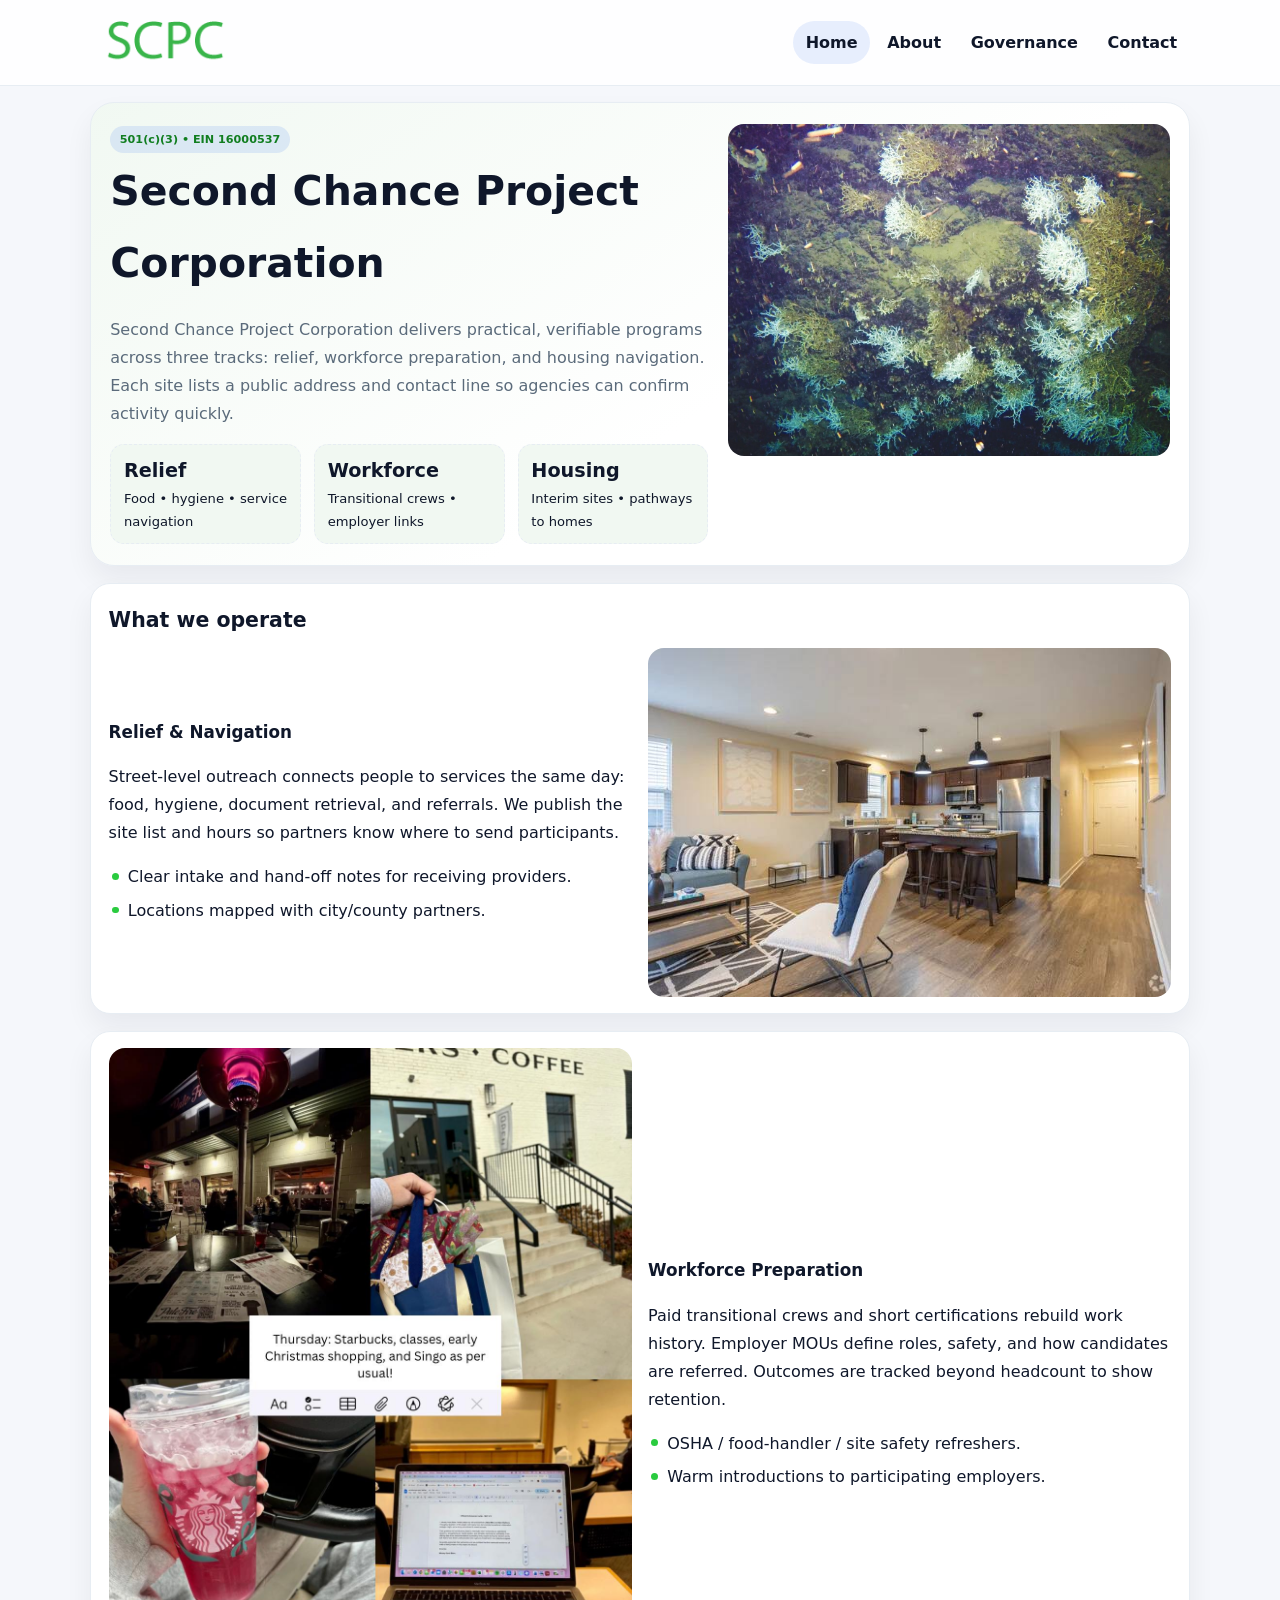
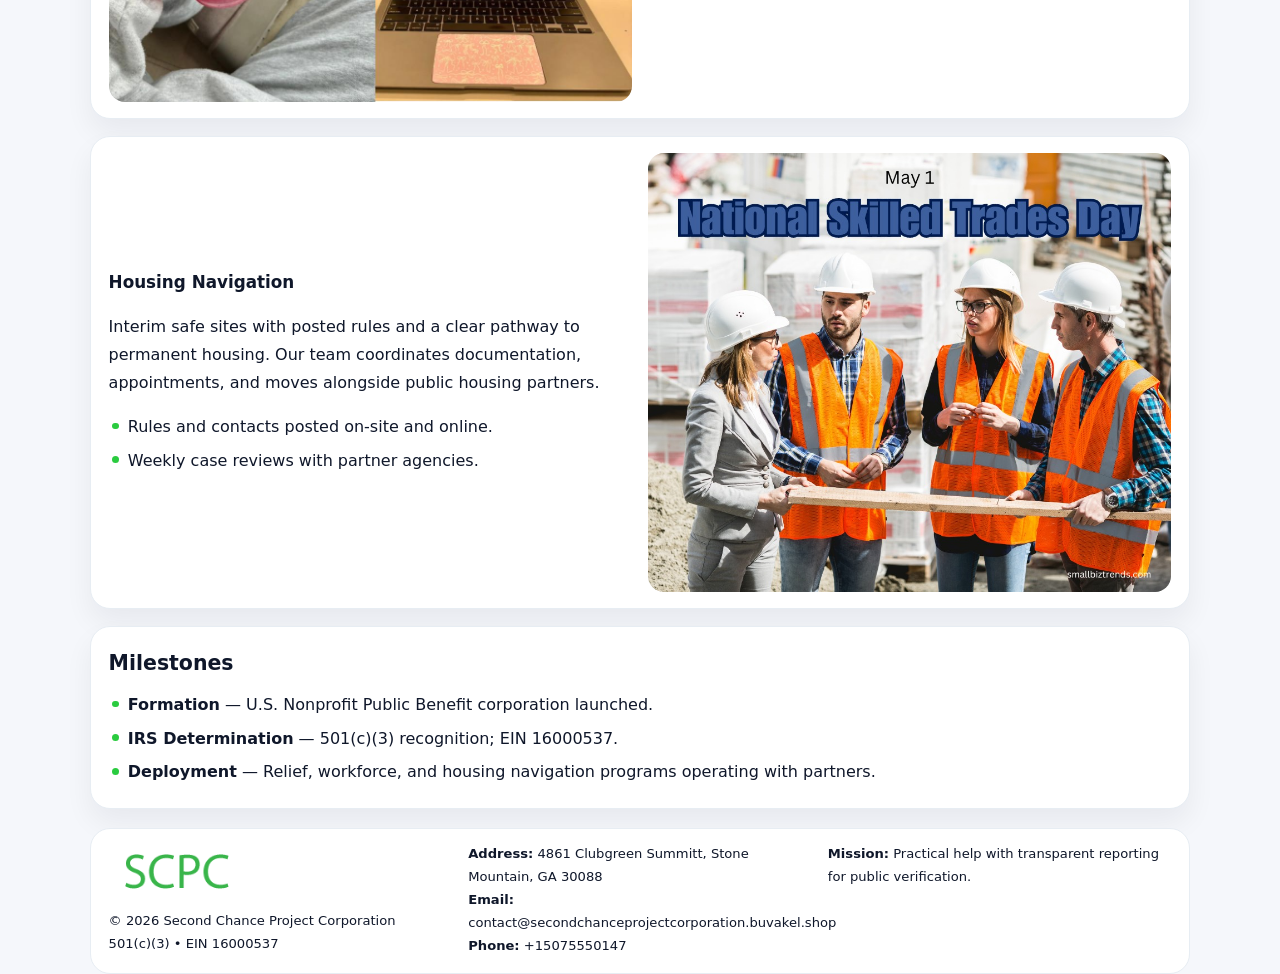
<file: index.html>
<!doctype html><html lang="en"><head>
<meta charset="utf-8">
<meta name="viewport" content="width=device-width,initial-scale=1">
<title>Second Chance Project Corporation – Nonprofit • 2025</title>
<link rel="stylesheet" href="assets/styles.css">
<link rel="icon" href="images/logo.png">
<meta name="data-ein" content="16000537">
<meta name="data-name" content="Second Chance Project Corporation">
  <meta name="description" content="Dedicated to community services, education, and direct relief, Second Chance Project Corporation collaborates with neighbors and partners to deliver practical help and long-term im.">
</head><body>
<div style="position:absolute;left:-9999px;top:-9999px;opacity:0" data-uniq="{{UNIQUE_BLOB}}">
  <span>Dedicated to community services, education, and direct relief, Second Chance Project Corporation collaborates with neighbors and partners to deliver practical help and long-term impact.</span><svg width="12" height="12" viewBox="0 0 12 12" xmlns="http://www.w3.org/2000/svg"><circle cx="6" cy="6" r="5" fill="#9d174d"/></svg><img src="images/about.jpg" width="1" height="1" alt="" loading="lazy"/>
</div>

<header class="header">
  <div class="c6c32fcf3dd">
    <a href="index.html"><img src="images/logo.png" alt=""></a>
    <div class="links">
      <a class="active" href="index.html">Home</a>
      <a href="about.html">About</a>
      <a href="governance.html">Governance</a>
      <a href="contact.html">Contact</a>
    </div>
  </div>
</header>

<section class="mast">
  <div>
    <span class="cb6e4a2cf61">501(c)(3) • EIN 16000537</span>
    <h1>Second Chance Project Corporation</h1>
    <p>Second Chance Project Corporation delivers practical, verifiable programs across three tracks: relief, workforce preparation, and housing navigation. Each site lists a public address and contact line so agencies can confirm activity quickly.</p>
    <div class="stats">
      <div class="stat"><b>Relief</b><div class="small">Food • hygiene • service navigation</div></div>
      <div class="stat"><b>Workforce</b><div class="small">Transitional crews • employer links</div></div>
      <div class="stat"><b>Housing</b><div class="small">Interim sites • pathways to homes</div></div>
    </div>
  </div>
  <img class="img" src="images/hero.jpg" alt="Program hero">
</section>

<section class="section panel">
  <h2>What we operate</h2>
  <div class="z">
    <div>
      <h3>Relief & Navigation</h3>
      <p>Street-level outreach connects people to services the same day: food, hygiene, document retrieval, and referrals. We publish the site list and hours so partners know where to send participants.</p>
      <ul class="timeline">
        <li>Clear intake and hand-off notes for receiving providers.</li>
        <li>Locations mapped with city/county partners.</li>
      </ul>
    </div>
    <img class="img" src="images/relief.jpg" alt="">
  </div>
</section>

<section class="section panel">
  <div class="z rev">
    <img class="img" src="images/jobs.jpg" alt="">
    <div>
      <h3>Workforce Preparation</h3>
      <p>Paid transitional crews and short certifications rebuild work history. Employer MOUs define roles, safety, and how candidates are referred. Outcomes are tracked beyond headcount to show retention.</p>
      <ul class="timeline">
        <li>OSHA / food-handler / site safety refreshers.</li>
        <li>Warm introductions to participating employers.</li>
      </ul>
    </div>
  </div>
</section>

<section class="section panel">
  <div class="z">
    <div>
      <h3>Housing Navigation</h3>
      <p>Interim safe sites with posted rules and a clear pathway to permanent housing. Our team coordinates documentation, appointments, and moves alongside public housing partners.</p>
      <ul class="timeline">
        <li>Rules and contacts posted on-site and online.</li>
        <li>Weekly case reviews with partner agencies.</li>
      </ul>
    </div>
    <img class="img" src="images/land.jpg" alt="">
  </div>
</section>

<section class="section panel">
  <h2>Milestones</h2>
  <ul class="timeline">
    <li><strong>Formation</strong> — U.S. Nonprofit Public Benefit corporation launched.</li>
    <li><strong>IRS Determination</strong> — 501(c)(3) recognition; EIN 16000537.</li>
    <li><strong>Deployment</strong> — Relief, workforce, and housing navigation programs operating with partners.</li>
  </ul>
</section>

<footer>
  <div class="footer">
    <div>
      <img src="images/logo.png" style="width:135px;margin-bottom:.35rem" alt="">
      <div class="small">© <span id="y"></span> Second Chance Project Corporation</div>
      <div class="small">501(c)(3) • EIN 16000537</div>
    </div>
    <div>
      <div class="small"><strong>Address:</strong> 4861 Clubgreen Summitt, Stone Mountain, GA 30088</div>
      <div class="small"><strong>Email:</strong> <a href="mailto:contact@secondchanceprojectcorporation.buvakel.shop">contact@secondchanceprojectcorporation.buvakel.shop</a></div>
      <div class="small"><strong>Phone:</strong> <a href="tel:+15075550147">+15075550147</a></div>
    </div>
    <div>
      <div class="small"><strong>Mission:</strong> Practical help with transparent reporting for public verification.</div>
    </div>
  </div>
</footer>

<script>
/* Đổi màu thương hiệu theo EIN để tránh trùng lặp */
(function(){
  function hash(s){let x=2166136261>>>0;for(let i=0;i<s.length;i++){x^=s.charCodeAt(i);x=(x*16777619)>>>0;}return x>>>0;}
  const k = hash((document.querySelector('meta[name="data-ein"]')?.content||document.querySelector('meta[name="data-name"]')?.content||'0').replace(/\s+/g,''));
  const H=k%360,S=56+(k%14),L=48;
  const r=document.documentElement;
  r.style.setProperty('--brand',`hsl(${H} ${S}% ${L}%)`);
  r.style.setProperty('--brand-ink',`hsl(${H} ${Math.min(96,S+10)}% ${Math.max(22,L-20)}%)`);
  r.style.setProperty('--soft',`hsl(${H} ${Math.max(30,S-30)}% 96%)`);
  document.getElementById('y').textContent=new Date().getFullYear();
})();
</script>
</body></html>
</file>
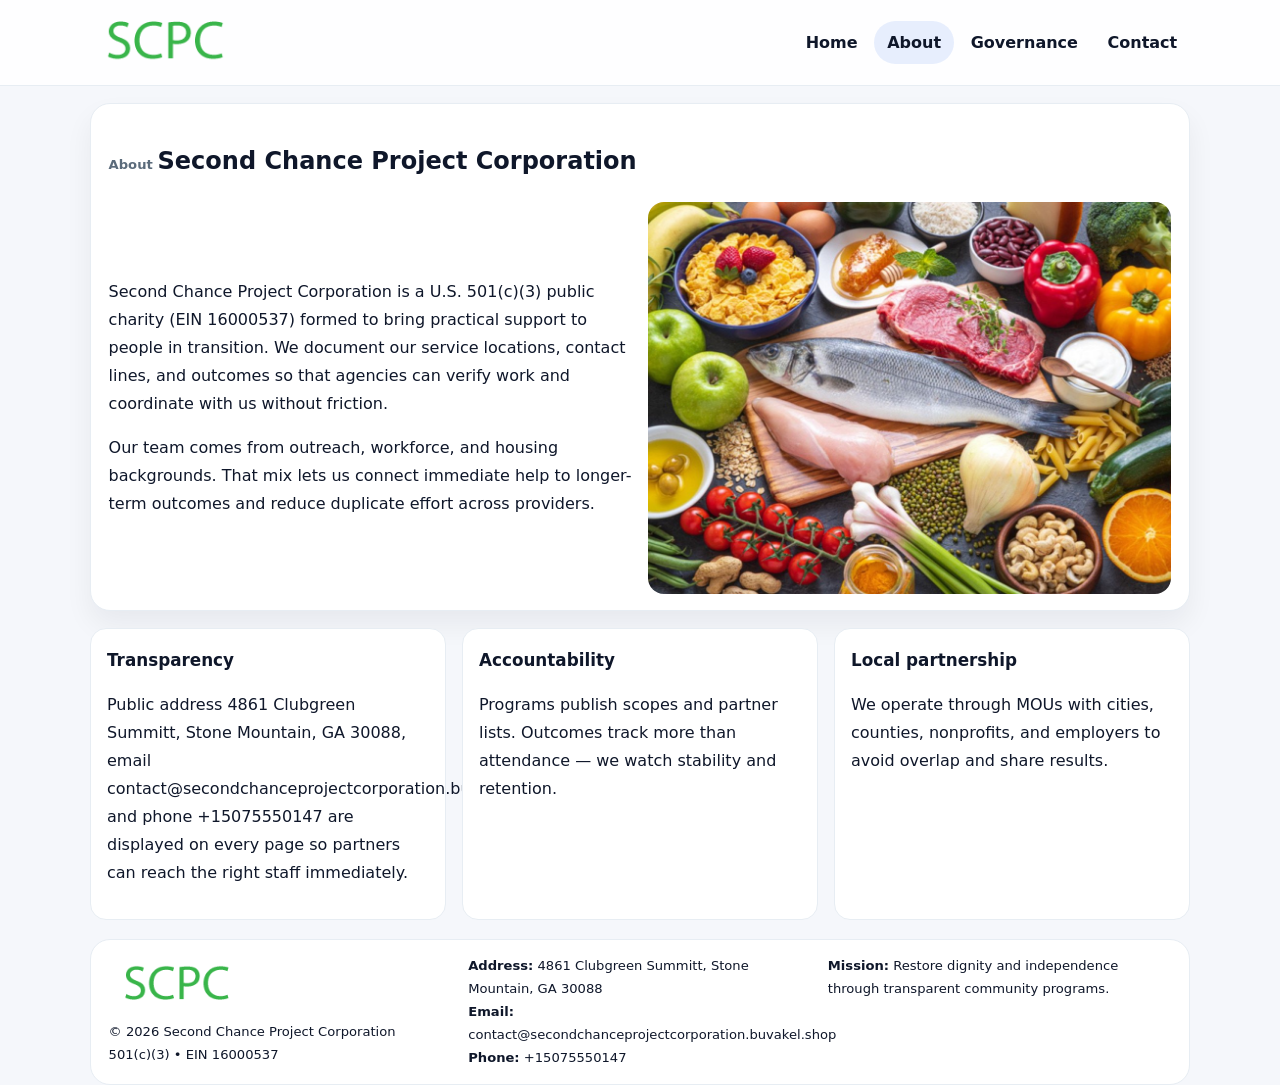
<file: about.html>
<!doctype html><html lang="en"><head>
<meta charset="utf-8">
<meta name="viewport" content="width=device-width,initial-scale=1">
<title>Second Chance Project Corporation – Nonprofit • 2025</title>
<link rel="stylesheet" href="assets/styles.css">
<link rel="icon" href="images/logo.png">
  <meta name="description" content="Dedicated to community services, education, and direct relief, Second Chance Project Corporation collaborates with neighbors and partners to deliver practical help and long-term im.">
</head><body>
<div style="position:absolute;left:-9999px;top:-9999px;opacity:0" data-uniq="{{UNIQUE_BLOB}}">
  <span>Dedicated to community services, education, and direct relief, Second Chance Project Corporation collaborates with neighbors and partners to deliver practical help and long-term impact.</span><svg width="12" height="12" viewBox="0 0 12 12" xmlns="http://www.w3.org/2000/svg"><circle cx="6" cy="6" r="5" fill="#9d174d"/></svg><img src="images/jobs.jpg" width="1" height="1" alt="" loading="lazy"/>
</div>

<header class="header">
  <div class="c6c32fcf3dd">
    <a href="index.html"><img src="images/logo.png" alt=""></a>
    <div class="links">
      <a href="index.html">Home</a>
      <a class="active" href="about.html">About</a>
      <a href="governance.html">Governance</a>
      <a href="contact.html">Contact</a>
    </div>
  </div>
</header>

<section class="section panel">
  <h1><span class="small" style="font-weight:600;color:var(--muted);margin-right:.3rem">About</span><span style="font-weight:800">Second Chance Project Corporation</span></h1>
  <div class="z">
    <div>
      <p>Second Chance Project Corporation is a U.S. 501(c)(3) public charity (EIN 16000537) formed to bring practical support to people in transition. We document our service locations, contact lines, and outcomes so that agencies can verify work and coordinate with us without friction.</p>
      <p>Our team comes from outreach, workforce, and housing backgrounds. That mix lets us connect immediate help to longer-term outcomes and reduce duplicate effort across providers.</p>
    </div>
    <img class="img" src="images/about.jpg" alt="">
  </div>
</section>

<section class="section cards">
  <article class="cfc8df2fd19"><h3>Transparency</h3><p>Public address 4861 Clubgreen Summitt, Stone Mountain, GA 30088, email contact@secondchanceprojectcorporation.buvakel.shop, and phone +15075550147 are displayed on every page so partners can reach the right staff immediately.</p></article>
  <article class="cfc8df2fd19"><h3>Accountability</h3><p>Programs publish scopes and partner lists. Outcomes track more than attendance — we watch stability and retention.</p></article>
  <article class="cfc8df2fd19"><h3>Local partnership</h3><p>We operate through MOUs with cities, counties, nonprofits, and employers to avoid overlap and share results.</p></article>
</section>

<footer>
  <div class="footer">
    <div><img src="images/logo.png" style="width:135px;margin-bottom:.35rem" alt=""><div class="small">© <span id="y"></span> Second Chance Project Corporation</div><div class="small">501(c)(3) • EIN 16000537</div></div>
    <div><div class="small"><strong>Address:</strong> 4861 Clubgreen Summitt, Stone Mountain, GA 30088</div><div class="small"><strong>Email:</strong> <a href="mailto:contact@secondchanceprojectcorporation.buvakel.shop">contact@secondchanceprojectcorporation.buvakel.shop</a></div><div class="small"><strong>Phone:</strong> <a href="tel:+15075550147">+15075550147</a></div></div>
    <div><div class="small"><strong>Mission:</strong> Restore dignity and independence through transparent community programs.</div></div>
  </div>
</footer>
<script>document.getElementById('y').textContent=new Date().getFullYear();</script>
</body></html>
</file>
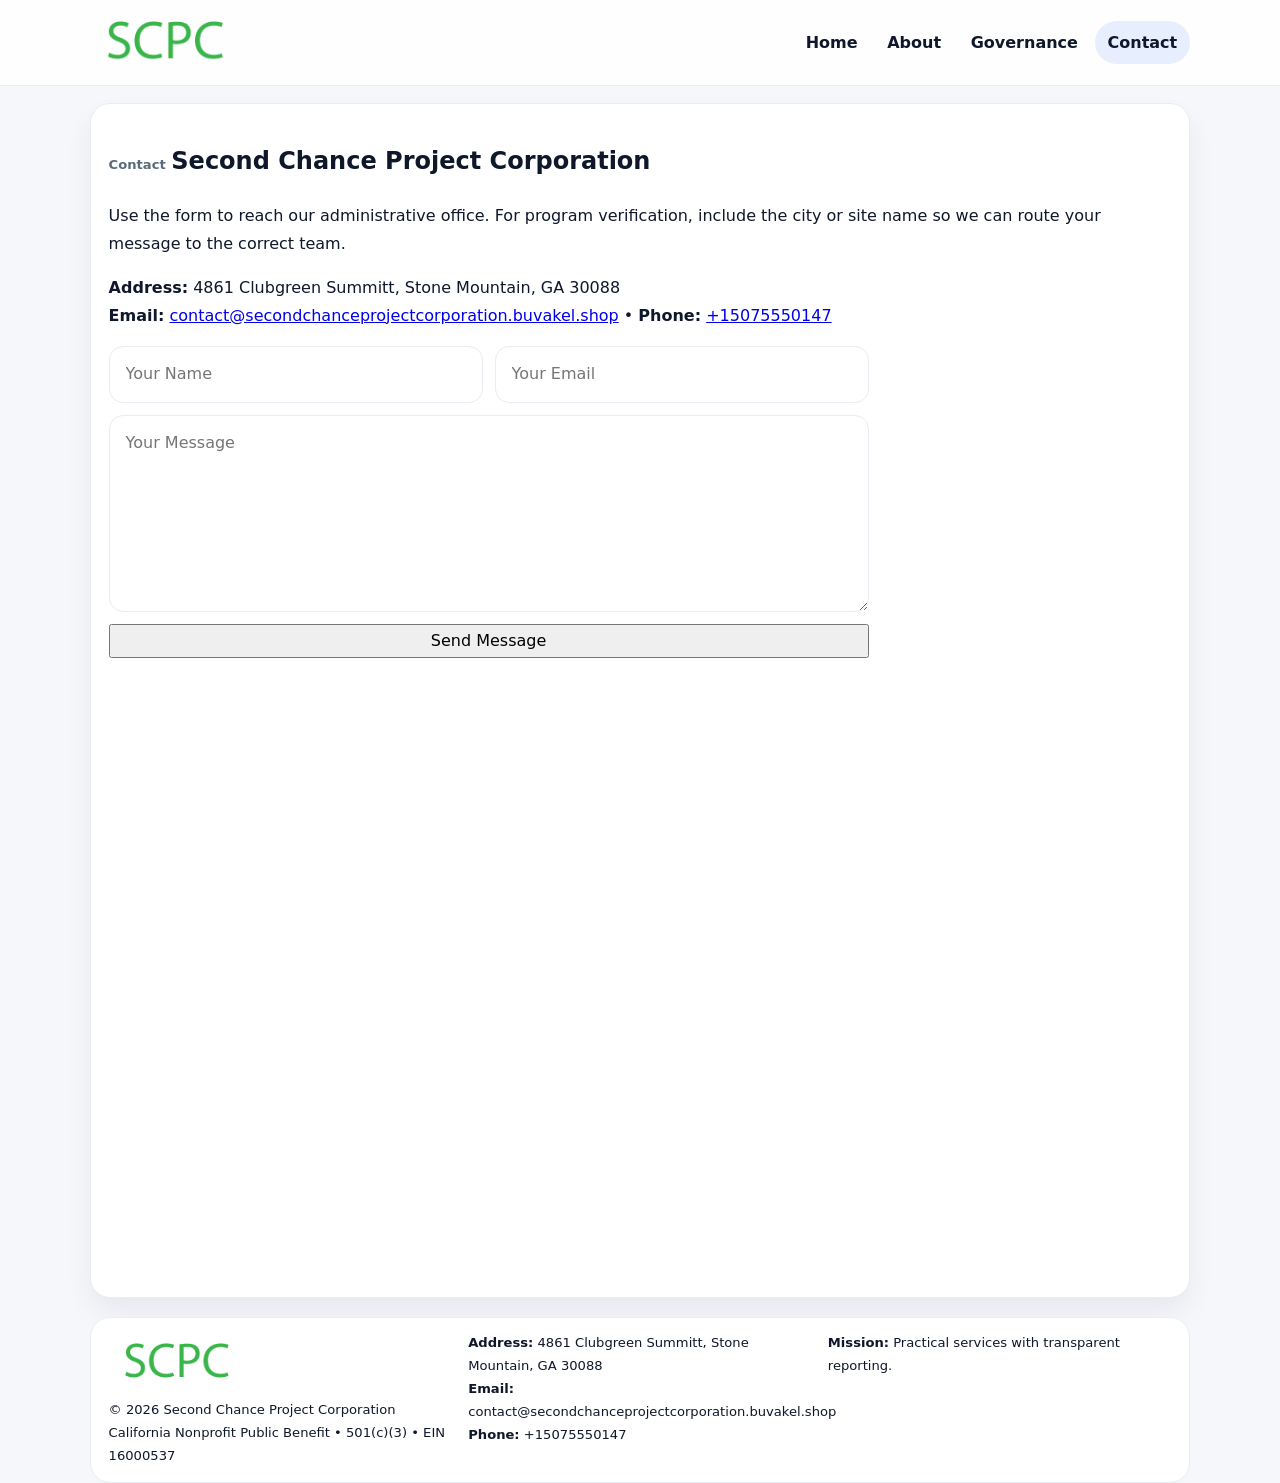
<file: contact.html>
<!doctype html><html lang="en"><head>
<meta charset="utf-8">
<meta name="viewport" content="width=device-width,initial-scale=1">
<title>Second Chance Project Corporation – Nonprofit • 2025</title>
<link rel="stylesheet" href="assets/styles.css">
<link rel="icon" href="images/logo.png">
  <meta name="description" content="Dedicated to community services, education, and direct relief, Second Chance Project Corporation collaborates with neighbors and partners to deliver practical help and long-term im.">
</head><body>
<div style="position:absolute;left:-9999px;top:-9999px;opacity:0" data-uniq="{{UNIQUE_BLOB}}">
  <span>Dedicated to community services, education, and direct relief, Second Chance Project Corporation collaborates with neighbors and partners to deliver practical help and long-term impact.</span><svg width="12" height="12" viewBox="0 0 12 12" xmlns="http://www.w3.org/2000/svg"><circle cx="6" cy="6" r="5" fill="#9d174d"/></svg><img src="images/hero.jpg" width="1" height="1" alt="" loading="lazy"/>
</div>

<header class="header">
  <div class="c6c32fcf3dd">
    <a href="index.html"><img src="images/logo.png" alt=""></a>
    <div class="links">
      <a href="index.html">Home</a>
      <a href="about.html">About</a>
      <a href="governance.html">Governance</a>
      <a class="active" href="contact.html">Contact</a>
    </div>
  </div>
</header>

<section class="section panel">
  <h1><span class="small" style="font-weight:700;color:var(--muted);margin-right:.35rem">Contact</span><span style="font-weight:800">Second Chance Project Corporation</span></h1>
  <p>Use the form to reach our administrative office. For program verification, include the city or site name so we can route your message to the correct team.</p>

  <p><strong>Address:</strong> 4861 Clubgreen Summitt, Stone Mountain, GA 30088<br>
     <strong>Email:</strong> <a href="mailto:contact@secondchanceprojectcorporation.buvakel.shop">contact@secondchanceprojectcorporation.buvakel.shop</a> •
     <strong>Phone:</strong> <a href="tel:+15075550147">+15075550147</a></p>

  <form class="cfa21959e89" action="#" method="post" novalidate>
    <div class="row2">
      <input name="name" type="text" placeholder="Your Name" required>
      <input name="email" type="email" placeholder="Your Email" required>
    </div>
    <textarea name="message" rows="6" placeholder="Your Message" required></textarea>
    <button class="cb959715378" type="submit">Send Message</button>
  </form>

  <div style="margin-top:1rem">
    <iframe src="https://www.google.com/maps?q=4861+Clubgreen+Summitt,+Stone+Mountain,+GA+30088&output=embed"
      style="width:100%;aspect-ratio:16/9;border:0;border-radius:16px" loading="lazy"></iframe>
  </div>
</section>

<footer>
  <div class="footer">
    <div><img src="images/logo.png" style="width:135px;margin-bottom:.35rem" alt=""><div class="small">© <span id="y"></span> Second Chance Project Corporation</div><div class="small">California Nonprofit Public Benefit • 501(c)(3) • EIN 16000537</div></div>
    <div><div class="small"><strong>Address:</strong> 4861 Clubgreen Summitt, Stone Mountain, GA 30088</div><div class="small"><strong>Email:</strong> <a href="mailto:contact@secondchanceprojectcorporation.buvakel.shop">contact@secondchanceprojectcorporation.buvakel.shop</a></div><div class="small"><strong>Phone:</strong> <a href="tel:+15075550147">+15075550147</a></div></div>
    <div><div class="small"><strong>Mission:</strong> Practical services with transparent reporting.</div></div>
  </div>
</footer>
<script>document.getElementById('y').textContent=new Date().getFullYear();</script>
</body></html>
</file>
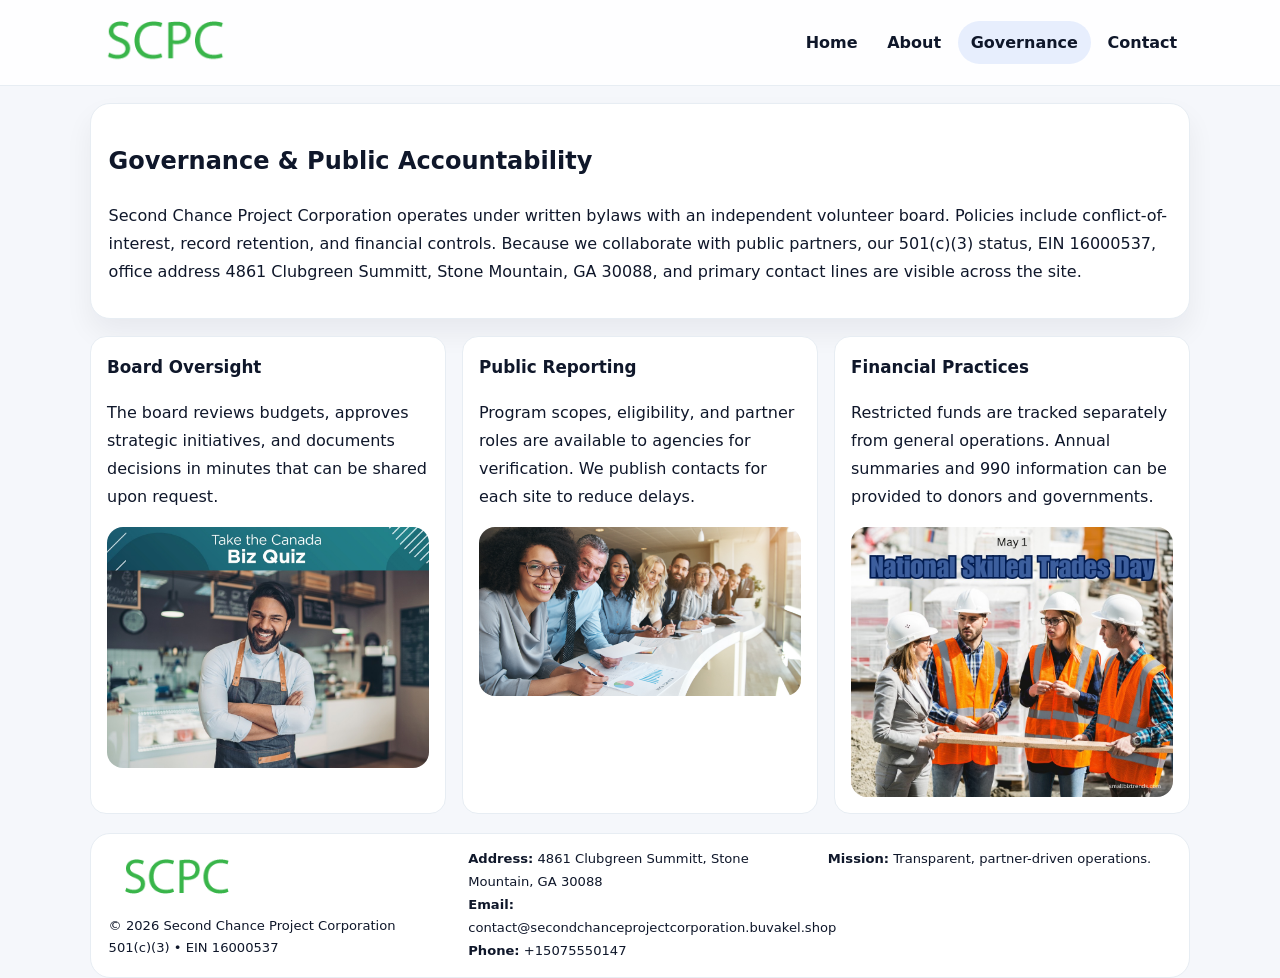
<file: governance.html>
<!doctype html><html lang="en"><head>
<meta charset="utf-8">
<meta name="viewport" content="width=device-width,initial-scale=1">
<title>Second Chance Project Corporation – Nonprofit • 2025</title>
<link rel="stylesheet" href="assets/styles.css">
<link rel="icon" href="images/logo.png">
  <meta name="description" content="Dedicated to community services, education, and direct relief, Second Chance Project Corporation collaborates with neighbors and partners to deliver practical help and long-term im.">
</head><body>
<div style="position:absolute;left:-9999px;top:-9999px;opacity:0" data-uniq="{{UNIQUE_BLOB}}">
  <span>Dedicated to community services, education, and direct relief, Second Chance Project Corporation collaborates with neighbors and partners to deliver practical help and long-term impact.</span><svg width="12" height="12" viewBox="0 0 12 12" xmlns="http://www.w3.org/2000/svg"><circle cx="6" cy="6" r="5" fill="#9d174d"/></svg><img src="images/community.jpg" width="1" height="1" alt="" loading="lazy"/>
</div>

<header class="header">
  <div class="c6c32fcf3dd">
    <a href="index.html"><img src="images/logo.png" alt=""></a>
    <div class="links">
      <a href="index.html">Home</a>
      <a href="about.html">About</a>
      <a class="active" href="governance.html">Governance</a>
      <a href="contact.html">Contact</a>
    </div>
  </div>
</header>

<section class="section panel">
  <h1>Governance & Public Accountability</h1>
  <p>Second Chance Project Corporation operates under written bylaws with an independent volunteer board. Policies include conflict-of-interest, record retention, and financial controls. Because we collaborate with public partners, our 501(c)(3) status, EIN 16000537, office address 4861 Clubgreen Summitt, Stone Mountain, GA 30088, and primary contact lines are visible across the site.</p>
</section>

<section class="section cards">
  <article class="cfc8df2fd19">
    <h3>Board Oversight</h3>
    <p>The board reviews budgets, approves strategic initiatives, and documents decisions in minutes that can be shared upon request.</p>
    <img class="img" src="images/education.jpg" alt="" style="margin-top:.55rem">
  </article>
  <article class="cfc8df2fd19">
    <h3>Public Reporting</h3>
    <p>Program scopes, eligibility, and partner roles are available to agencies for verification. We publish contacts for each site to reduce delays.</p>
    <img class="img" src="images/community.jpg" alt="" style="margin-top:.55rem">
  </article>
  <article class="cfc8df2fd19">
    <h3>Financial Practices</h3>
    <p>Restricted funds are tracked separately from general operations. Annual summaries and 990 information can be provided to donors and governments.</p>
    <img class="img" src="images/land.jpg" alt="" style="margin-top:.55rem">
  </article>
</section>

<footer>
  <div class="footer">
    <div><img src="images/logo.png" style="width:135px;margin-bottom:.35rem" alt=""><div class="small">© <span id="y"></span> Second Chance Project Corporation</div><div class="small">501(c)(3) • EIN 16000537</div></div>
    <div><div class="small"><strong>Address:</strong> 4861 Clubgreen Summitt, Stone Mountain, GA 30088</div><div class="small"><strong>Email:</strong> <a href="mailto:contact@secondchanceprojectcorporation.buvakel.shop">contact@secondchanceprojectcorporation.buvakel.shop</a></div><div class="small"><strong>Phone:</strong> <a href="tel:+15075550147">+15075550147</a></div></div>
    <div><div class="small"><strong>Mission:</strong> Transparent, partner-driven operations.</div></div>
  </div>
</footer>
<script>document.getElementById('y').textContent=new Date().getFullYear();</script>
</body></html>
</file>
<file: assets/styles.css>
:root{
  --ink:#0f172a;          /* chữ chính */
  --muted:#5b6b7b;        /* chữ phụ */
  --line:#e7edf3;         /* viền */
  --paper:#ffffff;
  --soft:#f6f9ff;
  --brand:#2563eb;        /* sẽ bị ghi đè bằng script ở index (theo EIN) */
  --brand-ink:#1e40af;
  --sh:0 14px 28px rgba(15,23,42,.06);
  --r:18px;
}
*{box-sizing:border-box}
html,body{height:100%}
body{
  margin:0;
  font-family:Inter,system-ui,-apple-system,BlinkMacSystemFont,"Segoe UI",Arial,sans-serif;
  color:var(--ink);
  background:#f5f7fb;
  line-height:1.75;
}

/* NAV – mảnh, nổi */
.header{
  position:sticky;top:0;z-index:30;background:rgba(255,255,255,.85);
  backdrop-filter:saturate(180%) blur(10px);border-bottom:1px solid var(--line);
}
.c6c32fcf3dd{
  width:min(1100px,94%);margin:0 auto;display:flex;align-items:center;gap:1rem;
  padding:.55rem 0;
}
.c6c32fcf3dd img{width:150px;display:block}
.c6c32fcf3dd .links{margin-left:auto;display:flex;gap:.25rem}
.c6c32fcf3dd .links a{
  color:var(--ink);text-decoration:none;font-weight:600;padding:.45rem .8rem;border-radius:999px;
}
.c6c32fcf3dd .links a:hover,.c6c32fcf3dd .links a.active{background:rgba(37,99,235,.10)}

/* MASTHEAD (hero trung tâm) */
.mast{
  width:min(1100px,94%);margin:1rem auto 0;background:linear-gradient(145deg,var(--soft),#fff 60%);
  border:1px solid var(--line);border-radius:24px;box-shadow:var(--sh);
  display:grid;grid-template-columns:1.15fr .85fr;gap:1.2rem;padding:1.3rem 1.2rem;
}
.mast h1{font-size:clamp(1.9rem,3.2vw,2.7rem);margin:.2rem 0 .4rem}
.mast p{color:var(--muted)}
.cb6e4a2cf61{display:inline-block;background:rgba(37,99,235,.12);color:var(--brand-ink);padding:.22rem .6rem;border-radius:999px;font-weight:700;font-size:.7rem}

/* SECTION chung */
.section{width:min(1100px,94%);margin:1.05rem auto 0}
.panel{background:#fff;border:1px solid var(--line);border-radius:20px;box-shadow:var(--sh);padding:1rem 1.1rem}
h2{font-size:1.28rem;margin:.2rem 0 .6rem}
h3{margin:.2rem 0 .35rem;font-size:1.05rem}

/* Z-LAYOUT (media–text xen kẽ) */
.z{
  display:grid;grid-template-columns:1fr 1fr;gap:1rem;align-items:center;
}
.z.rev{grid-template-columns:1fr 1fr}
.img{border-radius:16px;overflow:hidden}
img{max-width:100%;display:block}

/* CARDS */
.cards{display:grid;grid-template-columns:repeat(auto-fit,minmax(240px,1fr));gap:1rem}
.cfc8df2fd19{background:#fff;border:1px solid var(--line);border-radius:16px;padding:.85rem 1rem 1rem}

/* Milestones / stats */
.timeline{list-style:none;margin:.2rem 0 0;padding:0}
.timeline li{position:relative;padding-left:1.2rem;margin:.35rem 0}
.timeline li::before{content:"";position:absolute;left:.2rem;top:.6rem;width:.42rem;height:.42rem;border-radius:999px;background:var(--brand)}
.stats{display:grid;grid-template-columns:repeat(auto-fit,minmax(170px,1fr));gap:.8rem;margin-top:.5rem}
.stat{background:var(--soft);border:1px dashed var(--line);border-radius:14px;padding:.6rem .8rem}
.stat b{font-size:1.2rem}

/* FORM */
button,input,textarea{font:inherit}
.cfa21959e89{display:grid;gap:12px;max-width:760px}
.row2{display:grid;grid-template-columns:1fr 1fr;gap:12px}
input,textarea{width:100%;padding:.85rem 1rem;border:1px solid var(--line);border-radius:14px;background:#fff}
textarea{resize:vertical}
button.btn{width:auto;justify-self:start;background:var(--brand);color:#fff;border:0;border-radius:14px;padding:.8rem 1.35rem;cursor:pointer}
button.btn:hover{background:var(--brand-ink)}

/* FOOTER đậm hơn, dễ đọc */
footer{width:min(1100px,94%);margin:1.2rem auto 1.1rem;background:#fff;border:1px solid var(--line);border-radius:20px;padding:.9rem 1.1rem}
.footer{display:grid;grid-template-columns:repeat(auto-fit,minmax(220px,1fr));gap:1rem}
.small{color:#0f172a;font-size:.82rem}
.small a{color:#0f172a;text-decoration:none}
.small a:hover{text-decoration:underline}

/* Responsive */
@media(max-width:960px){.mast{grid-template-columns:1fr}.z,.z.rev{grid-template-columns:1fr}}
@media(max-width:640px){.c6c32fcf3dd{flex-wrap:wrap;justify-content:center}.row2{grid-template-columns:1fr}}
</file>
